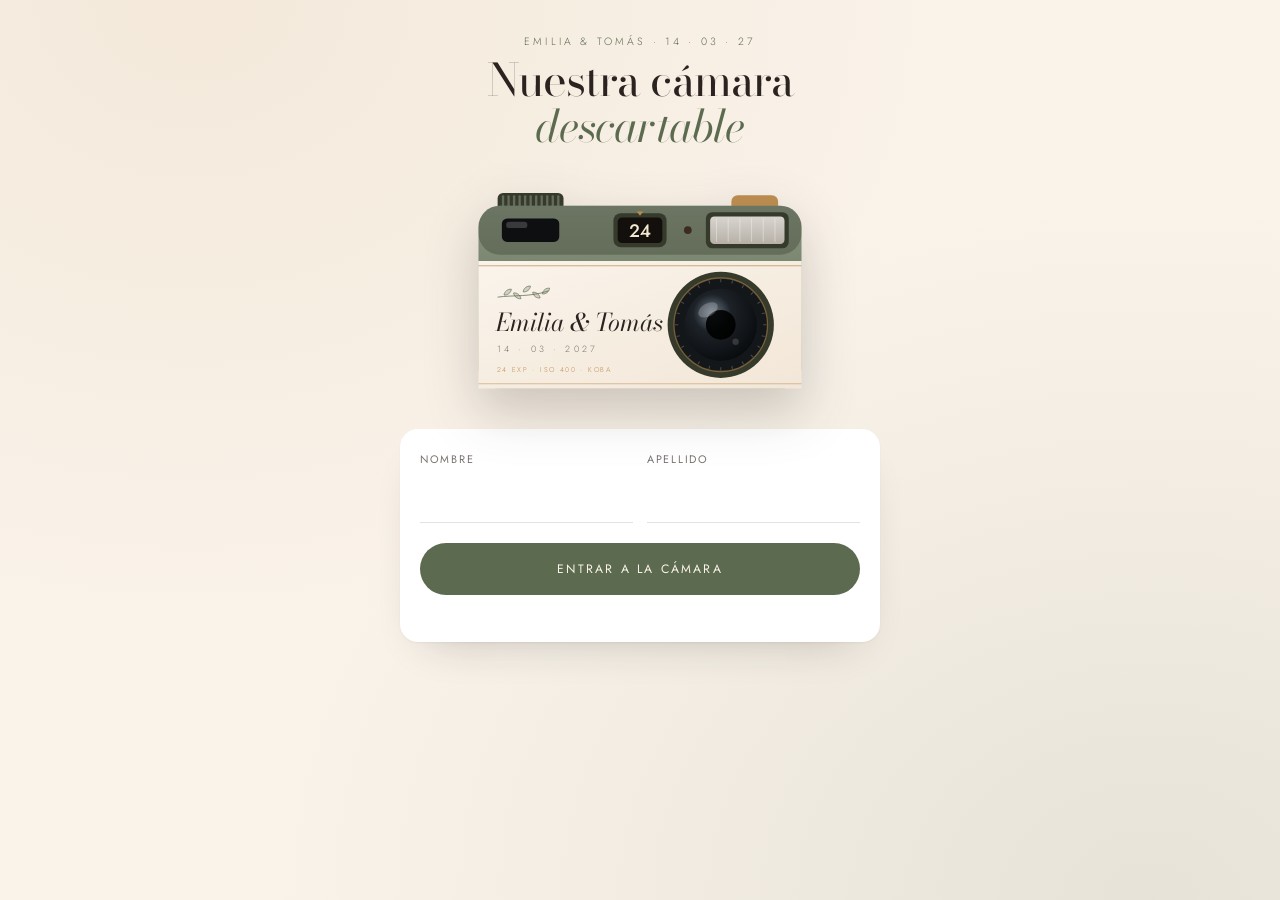
<file: index.html>
<!DOCTYPE html>
<html lang="es">
<head>
<meta charset="UTF-8">
<meta name="viewport" content="width=device-width, initial-scale=1, maximum-scale=1, user-scalable=no, viewport-fit=cover">
<title>Cámara descartable</title>
<meta name="robots" content="noindex">
<meta name="theme-color" content="#FAF3EA">
<meta name="apple-mobile-web-app-capable" content="yes">
<meta name="mobile-web-app-capable" content="yes">
<meta name="apple-mobile-web-app-status-bar-style" content="default">
<meta name="apple-mobile-web-app-title" content="Cámara" id="meta-titulo-app">
<!-- El manifiesto lo agrega js/boda.js (en iPhone no se usa: ver ahí) -->
<link rel="icon" href="assets/icono-192.png" type="image/png">
<link rel="apple-touch-icon" href="assets/icono-180.png">

<link rel="preconnect" href="https://fonts.googleapis.com">
<link rel="preconnect" href="https://fonts.gstatic.com" crossorigin>
<link href="https://fonts.googleapis.com/css2?family=Bodoni+Moda:ital,opsz,wght@0,6..96,400;0,6..96,500;1,6..96,400;1,6..96,500&family=Jost:wght@300;400;500&display=swap" rel="stylesheet">

<link rel="stylesheet" href="css/base.css?v=10">
<link rel="stylesheet" href="css/app.css?v=10">
</head>
<body>

<!-- Íconos de línea fina que usa toda la app -->
<svg width="0" height="0" style="position:absolute" aria-hidden="true">
  <symbol id="i-camara" viewBox="0 0 24 24"><path d="M3 8h4l2-3h6l2 3h4v12H3z"/><circle cx="12" cy="13.5" r="3.8"/></symbol>
  <symbol id="i-rollo" viewBox="0 0 24 24"><rect x="3" y="5" width="18" height="14" rx="1.5"/><path d="M3 8.5h18M3 15.5h18M6 5v3.5M9.5 5v3.5M13 5v3.5M16.5 5v3.5M6 15.5V19M9.5 15.5V19M13 15.5V19M16.5 15.5V19"/></symbol>
  <symbol id="i-album" viewBox="0 0 24 24"><rect x="3" y="3" width="8" height="8" rx="1"/><rect x="13" y="3" width="8" height="8" rx="1"/><rect x="3" y="13" width="8" height="8" rx="1"/><rect x="13" y="13" width="8" height="8" rx="1"/></symbol>
  <symbol id="i-cerrar" viewBox="0 0 24 24"><path d="M6 6l12 12M18 6L6 18"/></symbol>
  <symbol id="i-flash" viewBox="0 0 24 24"><path d="M13 2L5 13.5h6L10 22l8-11.5h-6z"/></symbol>
  <symbol id="i-flash-off" viewBox="0 0 24 24"><path d="M13 2L5 13.5h6L10 22l8-11.5h-6z"/><path d="M3 3l18 18"/></symbol>
  <symbol id="i-girar" viewBox="0 0 24 24"><path d="M4 12a8 8 0 0 1 13.7-5.6L20 8.7M20 4v4.7h-4.7M20 12a8 8 0 0 1-13.7 5.6L4 15.3M4 20v-4.7h4.7"/></symbol>
  <symbol id="i-galeria" viewBox="0 0 24 24"><rect x="3" y="4" width="18" height="16" rx="1.5"/><circle cx="8.5" cy="9.5" r="1.8"/><path d="M21 16l-5-5-8 9"/></symbol>
  <symbol id="i-candado" viewBox="0 0 24 24"><rect x="5" y="10.5" width="14" height="10" rx="1.5"/><path d="M8 10.5V7.5a4 4 0 0 1 8 0v3"/></symbol>
  <symbol id="i-descargar" viewBox="0 0 24 24"><path d="M12 4v11M7 10.5l5 5 5-5M5 20h14"/></symbol>
  <symbol id="i-mensaje" viewBox="0 0 24 24"><path d="M4 5h16v11H9l-5 4z"/></symbol>
  <symbol id="i-campana" viewBox="0 0 24 24"><path d="M6 16V11a6 6 0 0 1 12 0v5l1.5 2h-15z"/><path d="M10 20.5a2 2 0 0 0 4 0"/></symbol>
  <symbol id="i-compartir" viewBox="0 0 24 24"><path d="M12 15V3M8 7l4-4 4 4"/><path d="M5 11v9h14v-9"/></symbol>
  <symbol id="i-papelera" viewBox="0 0 24 24"><path d="M4 7h16M9 7V4.5h6V7M6.5 7l1 13h9l1-13M10 11v5.5M14 11v5.5"/></symbol>
  <symbol id="i-cambiar" viewBox="0 0 24 24"><path d="M4 9h13l-3.5-3.5M20 15H7l3.5 3.5"/></symbol>
  <symbol id="i-mas" viewBox="0 0 24 24"><rect x="4" y="4" width="16" height="16" rx="3"/><path d="M12 8.5v7M8.5 12h7"/></symbol>
</svg>

<div class="app" id="app">

  <!-- Barra superior -->
  <header class="topbar" id="topbar" hidden>
    <div class="topbar-titulo">
      <span class="topbar-nombres" id="tb-nombres"></span>
      <span class="topbar-fecha" id="tb-fecha"></span>
    </div>
    <button class="avatar" id="btn-perfil" type="button" aria-label="Tu perfil"></button>
  </header>

  <main class="pantallas">

    <!-- Cargando -->
    <section class="pantalla pantalla-centro" id="p-cargando">
      <span class="cargando"></span>
    </section>

    <!-- Error -->
    <section class="pantalla pantalla-centro" id="p-error" hidden>
      <p class="mensaje-grande" id="error-texto">No pudimos conectarnos.</p>
      <button class="btn btn-primary" type="button" id="btn-reintentar">Reintentar</button>
    </section>

    <!-- Bienvenida y registro -->
    <section class="pantalla pantalla-bienvenida" id="p-bienvenida" hidden>
      <p class="kicker" id="bv-kicker"></p>
      <h1 class="titulo-grande">Nuestra cámara<br><em>descartable</em></h1>
      <div class="descartable-lugar" data-descartable></div>
      <form class="form-registro" id="form-registro" novalidate>
        <div class="fila-2">
          <div class="campo">
            <label for="reg-nombre">Nombre</label>
            <input type="text" id="reg-nombre" autocomplete="given-name" maxlength="60" required>
          </div>
          <div class="campo">
            <label for="reg-apellido">Apellido</label>
            <input type="text" id="reg-apellido" autocomplete="family-name" maxlength="60" required>
          </div>
        </div>
        <button class="btn btn-primary btn-block" type="submit" id="btn-registro">Entrar a la cámara</button>
        <p class="feedback" id="reg-feedback" role="status" aria-live="polite"></p>
      </form>
      <p class="nota" id="bv-cerrada" hidden>La cámara está cerrada por ahora.</p>
    </section>

    <!-- Pestaña: Cámara -->
    <section class="pantalla pantalla-camara" id="p-camara" hidden>
      <div class="descartable-lugar" data-descartable></div>
      <div class="cam-estado">
        <p class="cam-estado-num"><span id="cam-quedan">24</span> <span class="cam-estado-txt" id="cam-quedan-txt">fotos en tu rollo</span></p>
        <p class="cam-estado-revela" id="cam-revela"></p>
      </div>
      <div class="cam-acciones">
        <button class="obturador-grande" type="button" id="btn-abrir" aria-label="Abrir la cámara">
          <span class="obturador-anillo"></span>
          <span class="obturador-texto">Abrir cámara</span>
        </button>
        <label class="link" for="input-galeria" id="btn-galeria">o subí una foto de tu galería</label>
      </div>
      <input type="file" id="input-galeria" accept="image/*" class="archivo-oculto">
      <input type="file" id="input-camara-nativa" accept="image/*" capture="environment" class="archivo-oculto">

      <div class="tarjeta-avisos" id="tarjeta-avisos" hidden>
        <span class="tarjeta-avisos-icono"><svg><use href="#i-campana"/></svg></span>
        <div class="tarjeta-avisos-texto">
          <p class="tarjeta-avisos-titulo" id="ta-titulo">¿Te avisamos cuando se revelen?</p>
          <p class="tarjeta-avisos-sub" id="ta-texto">Te llega una notificación al celular.</p>
        </div>
        <button class="btn btn-outline btn-chico" type="button" id="ta-boton">Avisarme</button>
      </div>
    </section>

    <!-- Pestaña: Mi rollo -->
    <section class="pantalla pantalla-rollo" id="p-rollo" hidden>
      <div class="rollo-cabecera">
        <h2>Tu rollo</h2>
        <p class="rollo-resumen" id="rollo-resumen"></p>
      </div>
      <div class="rollo-revelado" id="rollo-revelado"></div>
      <div class="pelicula">
        <div class="pelicula-cuadros" id="rollo-grid"></div>
        <p class="pelicula-vacia" id="rollo-vacio">Todavía no sacaste fotos.<br>La primera es la más difícil.</p>
      </div>
    </section>

    <!-- Pestaña: Álbum -->
    <section class="pantalla pantalla-album" id="p-album" hidden>
      <div class="rollo-cabecera">
        <h2>Álbum</h2>
        <p class="rollo-resumen" id="album-resumen"></p>
      </div>
      <div class="album-bloqueado" id="album-bloqueado">
        <span class="album-candado"><svg><use href="#i-candado"/></svg></span>
        <p class="mensaje-grande" id="album-bloqueado-titulo">El álbum es privado</p>
        <p class="nota" id="album-bloqueado-texto"></p>
      </div>
      <div id="album-abierto" hidden>
        <div class="chips" role="tablist">
          <button class="chip is-activo" type="button" data-filtro="todas" role="tab" aria-selected="true">Todas</button>
          <button class="chip" type="button" data-filtro="mias" role="tab" aria-selected="false">Mis fotos</button>
        </div>
        <div class="album-grid" id="album-grid"></div>
        <p class="nota" id="album-vacio" hidden>Todavía no hay fotos en el álbum.</p>
      </div>
    </section>
  </main>

  <!-- Pestañas -->
  <nav class="tabbar" id="tabbar" hidden>
    <button class="tab is-activa" type="button" data-tab="p-camara"><svg><use href="#i-camara"/></svg><span>Cámara</span></button>
    <button class="tab" type="button" data-tab="p-rollo"><svg><use href="#i-rollo"/></svg><span>Mi rollo</span><em class="tab-badge" id="tab-badge" hidden></em></button>
    <button class="tab" type="button" data-tab="p-album"><svg><use href="#i-album"/></svg><span>Álbum</span></button>
  </nav>
</div>

<!-- ===================== VISOR (cámara abierta) ===================== -->
<div class="visor" id="visor" hidden>
  <div class="visor-arriba">
    <button class="visor-btn" type="button" id="visor-cerrar" aria-label="Cerrar la cámara"><svg><use href="#i-cerrar"/></svg></button>
    <div class="contador" aria-live="polite" aria-label="Fotos que quedan">
      <span class="contador-ventana"><span class="contador-num" id="visor-num">24</span></span>
    </div>
    <button class="visor-btn" type="button" id="visor-flash" aria-label="Flash" aria-pressed="false"><svg><use href="#i-flash-off"/></svg></button>
  </div>
  <div class="visor-marco" id="visor-marco">
    <video id="visor-video" playsinline muted autoplay></video>
    <span class="visor-esquinas" aria-hidden="true"></span>
    <span class="visor-destello" id="visor-destello" aria-hidden="true"></span>
    <p class="visor-aviso" id="visor-aviso" hidden></p>
  </div>
  <div class="visor-abajo">
    <label class="visor-btn" for="input-galeria-visor" aria-label="Subir de la galería"><svg><use href="#i-galeria"/></svg></label>
    <input type="file" id="input-galeria-visor" accept="image/*" class="archivo-oculto">
    <button class="disparador" type="button" id="visor-disparar" aria-label="Sacar foto"><span></span></button>
    <button class="visor-btn" type="button" id="visor-girar" aria-label="Cambiar de cámara"><svg><use href="#i-girar"/></svg></button>
  </div>
  <button class="visor-chip" type="button" id="visor-chip" hidden><svg><use href="#i-mensaje"/></svg><span id="visor-chip-texto"></span></button>
</div>

<!-- ===================== CARRUSEL (fotos a pantalla completa) ===================== -->
<div class="carrusel" id="carrusel" hidden role="dialog" aria-modal="true" aria-labelledby="car-titulo">
  <div class="carrusel-arriba">
    <button class="visor-btn" type="button" id="car-cerrar" aria-label="Cerrar"><svg><use href="#i-cerrar"/></svg></button>
    <div class="carrusel-titulo"><span id="car-titulo"></span><em id="car-sub"></em></div>
    <span class="carrusel-cuenta" id="car-cuenta"></span>
  </div>
  <div class="carrusel-pista" id="car-pista"></div>
  <div class="carrusel-abajo">
    <p class="carrusel-comentario" id="car-comentario" hidden></p>
    <div class="carrusel-acciones">
      <button class="car-accion" type="button" id="car-mensaje"><svg><use href="#i-mensaje"/></svg>Mensaje</button>
      <button class="car-accion" type="button" id="car-guardar"><svg><use href="#i-descargar"/></svg>Guardar</button>
      <label class="car-accion" for="input-reemplazo" id="car-reemplazar"><svg><use href="#i-cambiar"/></svg>Reemplazar</label>
      <button class="car-accion" type="button" id="car-borrar"><svg><use href="#i-papelera"/></svg><span>Borrar</span></button>
    </div>
  </div>
</div>

<!-- ===================== HOJAS ===================== -->
<div class="hoja" id="h-perfil" hidden>
  <div class="hoja-panel" role="dialog" aria-modal="true" aria-labelledby="perfil-nombre">
    <span class="hoja-asa"></span>
    <div class="perfil-cabeza">
      <span class="avatar avatar-grande" id="perfil-avatar"></span>
      <p class="hoja-titulo" id="perfil-nombre"></p>
      <p class="perfil-modo" id="perfil-modo" hidden>Modo demostración · las fotos quedan solo en este celular</p>
    </div>
    <div class="lista">
      <button class="lista-item" type="button" id="btn-enlace">
        <svg><use href="#i-compartir"/></svg><span><strong>Guardar mi enlace personal</strong><em>Para volver a entrar desde otro celular</em></span>
      </button>
      <button class="lista-item" type="button" id="btn-instalar" hidden>
        <svg><use href="#i-mas"/></svg><span><strong>Instalar la app</strong>Tenela en tu pantalla de inicio</span>
      </button>
      <button class="lista-item" type="button" id="btn-avisos">
        <svg><use href="#i-campana"/></svg><span><strong>Avisos</strong><em id="avisos-estado">Te avisamos cuando se revelen</em></span>
      </button>
      <label class="lista-item" for="sw-sonido">
        <svg><use href="#i-camara"/></svg><span><strong>Sonido de la cámara</strong></span>
        <input type="checkbox" class="interruptor" id="sw-sonido" checked>
      </label>
    </div>
    <button class="link link-chico" type="button" id="btn-salir">Salir de esta cámara</button>
  </div>
</div>

<div class="hoja" id="h-mensaje" hidden>
  <div class="hoja-panel" role="dialog" aria-modal="true" aria-labelledby="mensaje-titulo">
    <span class="hoja-asa"></span>
    <p class="hoja-titulo" id="mensaje-titulo">Un mensaje para los novios</p>
    <p class="lista-texto" id="mensaje-sub"></p>
    <div class="campo">
      <label for="mensaje-texto">Mensaje (opcional)</label>
      <textarea id="mensaje-texto" maxlength="280" rows="3" placeholder="Unas palabras que acompañen la foto"></textarea>
    </div>
    <button class="btn btn-primary btn-block" type="button" id="mensaje-guardar">Guardar mensaje</button>
  </div>
</div>

<div class="hoja" id="h-foto" hidden>
  <div class="hoja-panel hoja-foto" role="dialog" aria-modal="true" aria-labelledby="foto-titulo">
    <span class="hoja-asa"></span>
    <div class="hoja-cabeza">
      <p class="hoja-titulo" id="foto-titulo"></p>
      <button class="icono-btn" type="button" data-cerrar aria-label="Cerrar"><svg><use href="#i-cerrar"/></svg></button>
    </div>
    <figure class="foto-grande" id="foto-figura">
      <img id="foto-img" alt="">
      <div class="negativo-grande" id="foto-negativo" hidden><span id="foto-negativo-num"></span><em>En revelado</em></div>
    </figure>
    <p class="foto-autor" id="foto-autor" hidden></p>
    <p class="foto-comentario" id="foto-comentario-ver" hidden></p>
    <div class="campo" id="foto-campo-comentario">
      <label for="foto-comentario">Mensaje</label>
      <textarea id="foto-comentario" maxlength="280" rows="2" placeholder="Opcional"></textarea>
    </div>
    <button class="link link-chico" type="button" id="foto-guardar-comentario" hidden>Guardar mensaje</button>
    <div class="fila-botones-3" id="foto-acciones">
      <button class="btn btn-ghost" type="button" id="foto-descargar"><svg class="btn-icono"><use href="#i-descargar"/></svg>Guardar</button>
      <label class="btn btn-outline" for="input-reemplazo" id="foto-reemplazar">Reemplazar</label>
      <input type="file" id="input-reemplazo" accept="image/*" class="archivo-oculto">
      <button class="btn btn-danger" type="button" id="foto-borrar">Borrar</button>
    </div>
  </div>
</div>

<div class="hoja" id="h-instalar" hidden>
  <div class="hoja-panel" role="dialog" aria-modal="true" aria-labelledby="instalar-titulo">
    <span class="hoja-asa"></span>
    <p class="hoja-titulo" id="instalar-titulo">Tené la cámara a mano</p>
    <ol class="pasos">
      <li>Tocá <svg class="paso-icono"><use href="#i-compartir"/></svg> <strong>Compartir</strong> abajo en Safari.</li>
      <li>Elegí <svg class="paso-icono"><use href="#i-mas"/></svg> <strong>Agregar a inicio</strong>.</li>
      <li>Abrí la cámara desde el ícono nuevo: ya entra con tu nombre.</li>
    </ol>
    <p class="lista-texto">Así te podemos avisar cuando se revelen las fotos. Después abrí la cámara desde el ícono y activá los avisos.</p>
    <button class="btn btn-primary btn-block" type="button" id="instalar-entendido" data-cerrar>Entendido</button>
  </div>
</div>

<!-- Ventanita de confirmación (borrar, salir) -->
<div class="confirmar" id="confirmar" hidden>
  <div class="confirmar-caja" role="alertdialog" aria-modal="true" aria-labelledby="confirmar-titulo" aria-describedby="confirmar-texto">
    <p class="confirmar-titulo" id="confirmar-titulo"></p>
    <p class="confirmar-texto" id="confirmar-texto"></p>
    <div class="confirmar-botones">
      <button type="button" class="confirmar-btn" id="confirmar-no">Cancelar</button>
      <button type="button" class="confirmar-btn confirmar-si" id="confirmar-si"></button>
    </div>
  </div>
</div>

<div class="toast" id="toast" role="status" aria-live="polite"></div>

<script src="js/boda.js?v=10"></script>
<script src="js/firebase-config.js?v=10" defer></script>
<script src="js/avisos.js?v=10" defer></script>
<script src="js/api.js?v=10" defer></script>
<script src="js/api-demo.js?v=10" defer></script>
<script src="js/imagenes.js?v=10" defer></script>
<script src="js/sonidos.js?v=10" defer></script>
<script src="js/descartable.js?v=10" defer></script>
<script src="js/visor.js?v=10" defer></script>
<script src="js/app.js?v=10" defer></script>
</body>
</html>
</file>
<file: css/base.css>
/* ============================================================
   BASE — colores, tipografías, botones y campos.
   Los colores se reemplazan con los de cada boda (bodas/<boda>.js).
   ============================================================ */
:root {
  --color-bg: #FAF3EA;
  --color-ink: #2B2320;
  --color-primary: #5C6B4F;
  --color-accent: #B98B4E;
  --color-blush: #D9A6A0;
  --color-surface: #FFFFFF;

  --color-line: color-mix(in srgb, var(--color-ink) 13%, transparent);
  --color-muted: color-mix(in srgb, var(--color-ink) 62%, var(--color-bg));
  --color-soft: color-mix(in srgb, var(--color-primary) 9%, var(--color-bg));
  --color-deep: color-mix(in srgb, var(--color-primary) 70%, #000);
  --color-gold-soft: color-mix(in srgb, var(--color-accent) 45%, transparent);
  --color-error: #a4453a;

  --font-display: "Bodoni Moda", "Didot", "Times New Roman", serif;
  --font-body: "Jost", "Futura", system-ui, sans-serif;

  --ease-soft: cubic-bezier(.22,.61,.36,1);
  --ease-out: cubic-bezier(.16,1,.3,1);
  --shadow-card: 0 1px 2px rgba(43,35,32,.05), 0 20px 44px -28px rgba(43,35,32,.32);
  --safe-top: env(safe-area-inset-top, 0px);
  --safe-bottom: env(safe-area-inset-bottom, 0px);
}

* { box-sizing: border-box; -webkit-tap-highlight-color: transparent; }
html { -webkit-text-size-adjust: 100%; overflow-x: clip; }
body {
  margin: 0;
  background: var(--color-bg);
  color: var(--color-ink);
  font-family: var(--font-body);
  font-weight: 300;
  font-size: 1rem;
  line-height: 1.6;
  -webkit-font-smoothing: antialiased;
  overflow-x: clip;
}
img { max-width: 100%; display: block; }
a { color: inherit; }
button { font-family: inherit; color: inherit; cursor: pointer; }
h1, h2, h3 { font-family: var(--font-display); font-weight: 400; margin: 0; }
[hidden] { display: none !important; }

@media (prefers-reduced-motion: reduce) {
  *, *::before, *::after { animation-duration: .001ms !important; transition-duration: .001ms !important; }
}

/* ---------- Botones ---------- */
.btn {
  display: inline-flex;
  align-items: center;
  justify-content: center;
  gap: 10px;
  min-height: 52px;
  padding: 0 28px;
  font-size: .76rem;
  font-weight: 400;
  letter-spacing: .18em;
  text-transform: uppercase;
  border-radius: 100px;
  border: 1px solid transparent;
  text-decoration: none;
  transition: background .3s, color .3s, border-color .3s, transform .3s var(--ease-out), opacity .3s;
  user-select: none;
}
.btn:active { transform: scale(.97); }
.btn:disabled, .btn.is-disabled { opacity: .45; pointer-events: none; }
.btn-primary { background: var(--color-primary); color: var(--color-bg); }
.btn-outline { background: transparent; border-color: var(--color-primary); color: var(--color-primary); }
.btn-ghost { background: transparent; border-color: var(--color-line); color: var(--color-ink); }
.btn-danger { background: transparent; border-color: color-mix(in srgb, var(--color-error) 40%, transparent); color: var(--color-error); }
.btn-danger.is-confirmando { background: var(--color-error); color: #fff; }
.btn-block { width: 100%; }

/* ---------- Campos ---------- */
.campo { margin-bottom: 20px; }
.campo label {
  display: block;
  margin-bottom: 6px;
  font-size: .68rem;
  font-weight: 400;
  letter-spacing: .16em;
  text-transform: uppercase;
  color: var(--color-muted);
}
input, textarea {
  width: 100%;
  font-family: inherit;
  font-size: 1rem;
  font-weight: 300;
  padding: 12px 2px;
  border: none;
  border-bottom: 1px solid var(--color-line);
  border-radius: 0;
  background: transparent;
  color: var(--color-ink);
  transition: border-color .3s;
}
textarea { resize: none; }
input:focus, textarea:focus { outline: none; border-bottom-color: var(--color-primary); }
::placeholder { color: color-mix(in srgb, var(--color-ink) 35%, transparent); }

:focus-visible { outline: 2px solid var(--color-accent); outline-offset: 3px; }

@keyframes entra { from { opacity: 0; transform: translateY(10px); } }
@keyframes gira { to { transform: rotate(360deg); } }
</file>
<file: css/app.css>
/* ============================================================
   APP — cámara descartable
   ============================================================ */
:root {
  --alto-topbar: 58px;
  --alto-tabbar: 64px;
}

/* Como una app: sin zoom con doble toque ni pellizco, y la página no se
   mueve; solo se desliza adentro de cada pantalla cuando hace falta */
html { touch-action: manipulation; }
html, body { height: 100%; overflow: hidden; overscroll-behavior: none; }
body.sin-scroll { overflow: hidden; }

body {
  min-height: 100dvh;
  background:
    radial-gradient(ellipse at 15% 0%, color-mix(in srgb, var(--color-accent) 10%, transparent), transparent 50%),
    radial-gradient(ellipse at 90% 100%, color-mix(in srgb, var(--color-primary) 12%, transparent), transparent 55%),
    var(--color-bg);
  background-attachment: fixed;
}

.app {
  max-width: 520px;
  height: 100dvh;
  margin: 0 auto;
  display: flex;
  flex-direction: column;
}

/* ---------- Barra superior ---------- */
.topbar {
  position: relative;
  flex: none;
  z-index: 20;
  display: flex;
  align-items: center;
  justify-content: space-between;
  min-height: calc(var(--alto-topbar) + var(--safe-top));
  padding: var(--safe-top) 18px 0;
  background: color-mix(in srgb, var(--color-bg) 82%, transparent);
  backdrop-filter: blur(14px) saturate(1.3);
  -webkit-backdrop-filter: blur(14px) saturate(1.3);
  border-bottom: 1px solid var(--color-line);
}
.topbar-titulo { display: flex; flex-direction: column; line-height: 1.15; }
.topbar-nombres { font-family: var(--font-display); font-style: italic; font-size: 1.2rem; }
.topbar-fecha { font-size: .62rem; letter-spacing: .26em; color: var(--color-muted); }
.avatar {
  width: 38px; height: 38px;
  border-radius: 50%;
  border: none;
  background: var(--color-primary);
  color: var(--color-bg);
  font-size: .82rem;
  font-weight: 400;
  letter-spacing: .04em;
  display: inline-flex;
  align-items: center;
  justify-content: center;
  box-shadow: 0 0 0 2px var(--color-bg), 0 0 0 3px var(--color-gold-soft);
}
.avatar-grande { width: 64px; height: 64px; font-size: 1.3rem; }

/* ---------- Pantallas ---------- */
.pantallas { flex: 1; min-height: 0; position: relative; }
.pantalla {
  position: absolute;
  inset: 0;
  overflow-y: auto;
  overscroll-behavior: contain;
  -webkit-overflow-scrolling: touch;
  padding: 22px 20px 28px;
  animation: entra .45s var(--ease-out);
}
.pantalla-centro {
  display: flex;
  flex-direction: column;
  align-items: center;
  justify-content: center;
  gap: 22px;
  text-align: center;
}
.cargando {
  width: 36px; height: 36px;
  border-radius: 50%;
  border: 1.5px solid var(--color-gold-soft);
  border-top-color: var(--color-primary);
  animation: gira 1s linear infinite;
}
.mensaje-grande { font-family: var(--font-display); font-style: italic; font-size: 1.5rem; line-height: 1.3; margin: 0; }
.nota { color: var(--color-muted); font-size: .86rem; text-align: center; margin: 10px 0 0; }
.feedback { min-height: 1.3em; margin: 12px 0 0; text-align: center; font-size: .86rem; color: var(--color-error); }
.kicker { margin: 0 0 6px; font-size: .66rem; letter-spacing: .3em; text-transform: uppercase; color: var(--color-primary); text-align: center; }
.link {
  display: inline-block;
  background: none;
  border: none;
  padding: 6px;
  font-size: .9rem;
  color: var(--color-primary);
  text-decoration: underline;
  text-underline-offset: 3px;
  cursor: pointer;
}
.link-chico { font-size: .82rem; color: var(--color-muted); }
.link.is-disabled { opacity: .4; pointer-events: none; }
.archivo-oculto { position: absolute; width: 1px; height: 1px; opacity: 0; pointer-events: none; }
.fila-2 { display: grid; grid-template-columns: 1fr 1fr; gap: 14px; }

/* ---------- Bienvenida ---------- */
.pantalla-bienvenida { padding-top: calc(var(--safe-top) + 34px); text-align: center; }
.pantalla-bienvenida .descartable-lugar { margin: 26px auto 30px; }
.titulo-grande { font-size: clamp(2.2rem, 10vw, 2.8rem); line-height: 1.04; letter-spacing: -.02em; }
.titulo-grande em { color: var(--color-primary); }
.bajada { margin: 12px auto 26px; max-width: 32ch; color: var(--color-muted); font-size: .95rem; }
.form-registro {
  text-align: left;
  background: var(--color-surface);
  border-radius: 18px;
  padding: 22px 20px 18px;
  box-shadow: var(--shadow-card);
}

/* ---------- La cámara dibujada ---------- */
.descartable-lugar { width: min(84vw, 340px); margin: 6px auto 0; }
.descartable {
  --d-cuerpo: var(--color-primary);
  --d-cuerpo-claro: color-mix(in srgb, var(--color-primary) 72%, #fff);
  --d-oscuro: color-mix(in srgb, var(--color-primary) 45%, #15110e);
  --d-papel: color-mix(in srgb, var(--color-bg) 92%, #fff);
  --d-papel-sombra: color-mix(in srgb, var(--color-bg) 88%, var(--color-accent));
  --d-flash-1: #d9d5cf;
  --d-flash-2: #b6b0a7;
  filter: drop-shadow(0 22px 26px rgba(43,35,32,.22));
  transition: transform .6s var(--ease-out);
}
.d-svg { width: 100%; height: auto; display: block; overflow: visible; }
.d-nombres { font-family: var(--font-display); font-style: italic; font-size: 23px; fill: var(--color-ink); }
.d-fecha { font-family: var(--font-body); font-size: 8.5px; letter-spacing: 3px; fill: var(--color-muted); }
.d-exp { font-family: var(--font-body); font-size: 6.6px; letter-spacing: 1.6px; fill: var(--color-accent); }
.d-num {
  font-family: var(--font-body);
  font-weight: 500;
  font-size: 17px;
  fill: #f3e7cf;
  font-variant-numeric: tabular-nums;
  transform-box: fill-box;
  transform-origin: center;
}
.d-num.rueda { animation: rueda .7s var(--ease-out); }
@keyframes rueda { from { transform: translateY(-22px); opacity: 0; } 60% { opacity: 1; } }
.d-led { fill: #3b2b23; transition: fill .3s; }
.d-flash-halo { opacity: 0; transition: opacity .5s; }
.d-iris { transform-box: fill-box; transform-origin: center; transition: transform .8s var(--ease-out); }
.d-disparador { transition: transform .15s; transform-box: fill-box; transform-origin: center bottom; }

.descartable[data-estado="cargando"] { --d-flash-1: #fff6d6; --d-flash-2: #f2d896; }
.descartable[data-estado="cargando"] .d-led { animation: led .35s steps(2) infinite; }
.descartable[data-estado="cargando"] .d-flash-halo { opacity: .7; }
.descartable[data-estado="lista"] { --d-flash-1: #fffdf2; --d-flash-2: #ffe7a3; }
.descartable[data-estado="lista"] .d-led { fill: #7ee08a; filter: drop-shadow(0 0 3px #7ee08a); }
.descartable[data-estado="lista"] .d-flash-halo { opacity: 1; }
.descartable[data-estado="lista"] .d-iris,
.descartable[data-estado="cargando"] .d-iris { transform: scale(.45); }
.descartable[data-estado="lista"] .d-disparador { transform: scaleY(.6); }
.descartable[data-estado="lista"] { transform: translateY(-4px) scale(1.02); }
@keyframes led { 0% { fill: #ff9a3c; } 100% { fill: #3b2b23; } }

/* ---------- Pestaña Cámara ---------- */
.pantalla-camara {
  display: flex;
  flex-direction: column;
  align-items: center;
  justify-content: space-evenly;
  gap: 10px;
  padding-top: 12px;
  padding-bottom: 16px;
  text-align: center;
}
.pantalla-camara .descartable-lugar { width: min(80vw, 330px, calc(30dvh * 1.52)); margin: 0 auto; }
.cam-estado { margin: 0; }
.cam-acciones { display: flex; flex-direction: column; align-items: center; gap: 4px; }
.cam-estado-num { margin: 0; font-family: var(--font-display); font-size: 2.6rem; line-height: 1; }
.cam-estado-num #cam-quedan { color: var(--color-primary); }
.cam-estado-txt { display: block; margin-top: 6px; font-family: var(--font-body); font-size: .76rem; letter-spacing: .2em; text-transform: uppercase; color: var(--color-muted); }
.cam-estado-revela { margin: 12px 0 0; font-size: .86rem; color: var(--color-muted); }
.cam-estado-revela strong { font-weight: 400; color: var(--color-ink); }

.obturador-grande {
  display: flex;
  flex-direction: column;
  align-items: center;
  gap: 12px;
  background: none;
  border: none;
  padding: 0;
}
.obturador-anillo {
  position: relative;
  width: 84px; height: 84px;
  border-radius: 50%;
  border: 2px solid var(--color-primary);
  transition: transform .2s var(--ease-out);
}
.obturador-anillo::after {
  content: "";
  position: absolute;
  inset: 7px;
  border-radius: 50%;
  background: var(--color-primary);
  box-shadow: inset 0 -6px 12px rgba(0,0,0,.18);
}
.obturador-grande:active .obturador-anillo { transform: scale(.92); }
.obturador-texto { font-size: .74rem; letter-spacing: .22em; text-transform: uppercase; color: var(--color-primary); }
.obturador-grande:disabled { opacity: .4; }

/* ---------- Visor ---------- */
.visor {
  position: fixed;
  inset: 0;
  z-index: 100;
  display: flex;
  flex-direction: column;
  background: #0c0b0a;
  color: #f3ece0;
  padding: var(--safe-top) 0 var(--safe-bottom);
  animation: visorEntra .45s var(--ease-out);
}
@keyframes visorEntra { from { opacity: 0; transform: scale(1.04); } }
.visor-arriba, .visor-abajo {
  display: flex;
  align-items: center;
  justify-content: space-between;
  padding: 14px 22px;
}
.visor-abajo { padding: 18px 34px 26px; }
.visor-btn {
  width: 46px; height: 46px;
  display: inline-flex;
  align-items: center;
  justify-content: center;
  border-radius: 50%;
  border: none;
  background: rgba(255,255,255,.1);
  color: #f3ece0;
  cursor: pointer;
}
.visor-btn svg, .tab svg, .lista-item > svg, .icono-btn svg, .album-candado svg, .btn-icono, .visor-chip svg, .paso-icono {
  fill: none;
  stroke: currentColor;
  stroke-width: 1.4;
  stroke-linecap: round;
  stroke-linejoin: round;
}
.visor-btn svg { width: 22px; height: 22px; }
.visor-btn[aria-pressed="true"] { background: #ffe7a3; color: #2a2017; }
.visor-btn[aria-pressed="true"] svg { fill: currentColor; }

.contador { display: flex; flex-direction: column; align-items: center; }
.contador-ventana {
  min-width: 64px;
  height: 40px;
  padding: 0 12px;
  border-radius: 10px;
  background: #1c1714;
  box-shadow: inset 0 0 0 2px #2c2420, inset 0 4px 10px rgba(0,0,0,.6);
  display: flex;
  align-items: center;
  justify-content: center;
  overflow: hidden;
}
.contador-num { font-size: 1.45rem; font-weight: 500; color: #f3e2bd; font-variant-numeric: tabular-nums; }
.contador-num.rueda { animation: ruedaHtml .7s var(--ease-out); }
@keyframes ruedaHtml { from { transform: translateY(-110%); opacity: .2; } }

.visor-marco {
  position: relative;
  flex: 1;
  display: flex;
  align-items: center;
  justify-content: center;
  padding: 0 14px;
  min-height: 0;
}
.visor-marco video {
  width: min(100%, calc((100dvh - 230px) * .75));
  aspect-ratio: 3 / 4;
  object-fit: cover;
  border-radius: 16px;
  background: #1a1715;
}
.visor-marco video.es-frontal { transform: scaleX(-1); }
.visor-esquinas {
  position: absolute;
  width: min(calc(100% - 28px), calc((100dvh - 230px) * .75));
  aspect-ratio: 3 / 4;
  pointer-events: none;
  background:
    linear-gradient(#f3ece0, #f3ece0) left 14px top 14px / 22px 1.5px,
    linear-gradient(#f3ece0, #f3ece0) left 14px top 14px / 1.5px 22px,
    linear-gradient(#f3ece0, #f3ece0) right 14px top 14px / 22px 1.5px,
    linear-gradient(#f3ece0, #f3ece0) right 14px top 14px / 1.5px 22px,
    linear-gradient(#f3ece0, #f3ece0) left 14px bottom 14px / 22px 1.5px,
    linear-gradient(#f3ece0, #f3ece0) left 14px bottom 14px / 1.5px 22px,
    linear-gradient(#f3ece0, #f3ece0) right 14px bottom 14px / 22px 1.5px,
    linear-gradient(#f3ece0, #f3ece0) right 14px bottom 14px / 1.5px 22px;
  background-repeat: no-repeat;
  opacity: .7;
}
.visor-destello { position: fixed; inset: 0; background: #fff; opacity: 0; pointer-events: none; z-index: 5; }
.visor-destello.disparo { animation: destello .55s ease-out; }
@keyframes destello { 0% { opacity: .95; } 100% { opacity: 0; } }
.visor-aviso {
  position: absolute;
  max-width: 300px;
  margin: 0;
  padding: 18px 20px;
  border-radius: 14px;
  background: rgba(20,17,15,.88);
  text-align: center;
  font-size: .9rem;
  line-height: 1.5;
}

.disparador {
  width: 82px; height: 82px;
  border-radius: 50%;
  border: 3px solid #f3ece0;
  background: transparent;
  padding: 5px;
}
.disparador span {
  display: block;
  width: 100%; height: 100%;
  border-radius: 50%;
  background: #f3ece0;
  transition: transform .12s, background .2s;
}
.disparador:active span { transform: scale(.86); background: #d8cfbf; }
.disparador:disabled { opacity: .35; }

.visor-chip {
  position: absolute;
  left: 50%;
  bottom: calc(var(--safe-bottom) + 132px);
  transform: translateX(-50%);
  display: inline-flex;
  align-items: center;
  gap: 8px;
  padding: 10px 16px;
  border-radius: 100px;
  border: none;
  background: rgba(243,236,224,.94);
  color: #2a2017;
  font-size: .82rem;
  white-space: nowrap;
  animation: entra .4s var(--ease-out);
}
.visor-chip svg { width: 16px; height: 16px; }

/* ---------- Mi rollo ---------- */
.rollo-cabecera { display: flex; align-items: baseline; justify-content: space-between; margin-bottom: 14px; }
.rollo-cabecera h2 { font-size: 2rem; font-style: italic; }
.rollo-resumen { margin: 0; font-size: .7rem; letter-spacing: .2em; text-transform: uppercase; color: var(--color-muted); }

.rollo-revelado {
  margin-bottom: 18px;
  padding: 18px 20px;
  border-radius: 16px;
  background: var(--color-surface);
  box-shadow: var(--shadow-card);
}
.rollo-revelado:empty { display: none; }
.revelado-titulo { margin: 0; font-family: var(--font-display); font-style: italic; font-size: 1.3rem; }
.revelado-cuenta { margin: 4px 0 0; font-size: .88rem; color: var(--color-muted); }
.revelado-cuenta strong { font-weight: 400; color: var(--color-primary); }

.pelicula {
  position: relative;
  padding: 26px 10px;
  border-radius: 6px;
  background: #241e1a;
}
.pelicula::before, .pelicula::after {
  content: "";
  position: absolute;
  left: 8px; right: 8px;
  height: 8px;
  background: repeating-linear-gradient(90deg, transparent 0 7px, rgba(250,243,234,.85) 7px 15px, transparent 15px 22px);
  border-radius: 1px;
}
.pelicula::before { top: 9px; }
.pelicula::after { bottom: 9px; }
.pelicula-cuadros { display: grid; grid-template-columns: repeat(3, 1fr); gap: 6px; }
.pelicula-cuadros:empty { display: none; }
.pelicula-vacia { margin: 0; padding: 24px 10px; text-align: center; color: rgba(250,243,234,.7); font-family: var(--font-display); font-style: italic; line-height: 1.5; }

.cuadro {
  position: relative;
  aspect-ratio: 3 / 4;
  padding: 0;
  border: none;
  border-radius: 3px;
  overflow: hidden;
  cursor: pointer;
  background: #3a302a;
  animation: entra .4s var(--ease-out);
}
.cuadro img { width: 100%; height: 100%; object-fit: cover; }
/* Negativo sin revelar */
.cuadro.es-negativo, .negativo-grande {
  background:
    radial-gradient(ellipse at 30% 25%, rgba(255,190,120,.35), transparent 60%),
    repeating-linear-gradient(180deg, rgba(0,0,0,.05) 0 2px, transparent 2px 4px),
    linear-gradient(160deg, #5e2a10, #a8561f 55%, #6b3214);
}
.cuadro-num {
  position: absolute;
  left: 6px; bottom: 4px;
  font-size: .62rem;
  font-weight: 500;
  letter-spacing: .08em;
  color: #f1a24c;
  text-shadow: 0 1px 2px rgba(0,0,0,.5);
}
.cuadro-etiqueta {
  position: absolute;
  inset: 0;
  display: flex;
  align-items: center;
  justify-content: center;
  padding: 8px;
  text-align: center;
  font-size: .58rem;
  letter-spacing: .18em;
  text-transform: uppercase;
  color: rgba(255,236,210,.82);
}
.cuadro-nota {
  position: absolute;
  right: 6px; bottom: 6px;
  width: 7px; height: 7px;
  border-radius: 50%;
  background: #f3e7cf;
  box-shadow: 0 0 0 2px rgba(0,0,0,.25);
}
.cuadro.is-subiendo { animation: entra .4s var(--ease-out), latido 1.4s ease-in-out infinite; }
@keyframes latido { 50% { filter: brightness(1.3); } }
.cuadro.is-error { outline: 2px solid var(--color-error); outline-offset: -2px; }
.cuadro.is-error .cuadro-etiqueta { background: rgba(110,30,20,.55); color: #fff; }

/* ---------- Álbum ---------- */
.album-bloqueado { display: flex; flex-direction: column; align-items: center; gap: 14px; padding: 50px 10px; text-align: center; }
.album-candado {
  width: 76px; height: 76px;
  border-radius: 50%;
  display: inline-flex;
  align-items: center;
  justify-content: center;
  background: var(--color-surface);
  box-shadow: var(--shadow-card);
  color: var(--color-primary);
}
.album-candado svg { width: 30px; height: 30px; }

.chips { display: flex; gap: 8px; margin-bottom: 16px; }
.chip {
  padding: 9px 16px;
  border-radius: 100px;
  border: 1px solid var(--color-line);
  background: transparent;
  font-size: .82rem;
}
.chip.is-activo { background: var(--color-ink); border-color: var(--color-ink); color: var(--color-bg); }
.album-grid { display: grid; grid-template-columns: 1fr 1fr; gap: 10px; }
.album-item {
  position: relative;
  aspect-ratio: 4 / 5;
  padding: 0;
  border: none;
  border-radius: 16px;
  overflow: hidden;
  background: var(--color-soft);
  cursor: pointer;
}
.album-item img { width: 100%; height: 100%; object-fit: cover; opacity: 0; transition: opacity .5s; }
.album-item img.cargada { opacity: 1; }
.album-item-autor {
  position: absolute;
  left: 0; right: 0; bottom: 0;
  padding: 22px 10px 8px;
  font-size: .72rem;
  color: #fff;
  text-align: left;
  background: linear-gradient(transparent, rgba(0,0,0,.55));
}

/* ---------- Pestañas ---------- */
.tabbar {
  position: relative;
  flex: none;
  z-index: 30;
  width: 100%;
  display: grid;
  grid-template-columns: repeat(3, 1fr);
  height: calc(var(--alto-tabbar) + var(--safe-bottom));
  padding-bottom: var(--safe-bottom);
  background: color-mix(in srgb, var(--color-bg) 86%, transparent);
  backdrop-filter: blur(16px) saturate(1.3);
  -webkit-backdrop-filter: blur(16px) saturate(1.3);
  border-top: 1px solid var(--color-line);
}
.tab {
  position: relative;
  display: flex;
  flex-direction: column;
  align-items: center;
  justify-content: center;
  gap: 4px;
  border: none;
  background: none;
  color: var(--color-muted);
  font-size: .66rem;
  letter-spacing: .08em;
}
.tab svg { width: 24px; height: 24px; }
.tab.is-activa { color: var(--color-primary); }
.tab.is-activa::before {
  content: "";
  position: absolute;
  top: 0;
  width: 26px; height: 2px;
  border-radius: 2px;
  background: var(--color-primary);
}
.tab-badge {
  position: absolute;
  top: 8px;
  left: calc(50% + 8px);
  min-width: 18px;
  height: 18px;
  padding: 0 5px;
  border-radius: 9px;
  background: var(--color-accent);
  color: #fff;
  font-size: .62rem;
  font-style: normal;
  line-height: 18px;
}

/* ---------- Hojas ---------- */
.hoja {
  position: fixed;
  inset: 0;
  z-index: 200;
  display: flex;
  align-items: flex-end;
  justify-content: center;
  background: rgba(30,24,20,.5);
  animation: fondo .3s ease;
}
@keyframes fondo { from { opacity: 0; } }
.hoja-panel {
  width: 100%;
  max-width: 520px;
  max-height: 92dvh;
  overflow-y: auto;
  overscroll-behavior: contain;
  padding: 10px 20px calc(24px + var(--safe-bottom));
  border-radius: 22px 22px 0 0;
  background: var(--color-bg);
  animation: sube .45s var(--ease-out);
}
@keyframes sube { from { transform: translateY(60px); opacity: 0; } }
.hoja-asa { display: block; width: 40px; height: 4px; margin: 0 auto 14px; border-radius: 4px; background: var(--color-line); }
.hoja-cabeza { display: flex; align-items: center; justify-content: space-between; margin-bottom: 12px; }
.hoja-titulo { margin: 0 0 12px; font-family: var(--font-display); font-style: italic; font-size: 1.5rem; line-height: 1.2; }
.hoja-cabeza .hoja-titulo { margin: 0; }
.icono-btn { width: 40px; height: 40px; border: none; border-radius: 50%; background: var(--color-soft); display: inline-flex; align-items: center; justify-content: center; }
.icono-btn svg { width: 18px; height: 18px; }

.perfil-cabeza { display: flex; flex-direction: column; align-items: center; gap: 10px; margin: 6px 0 18px; }
.lista { display: flex; flex-direction: column; gap: 10px; margin-bottom: 18px; }
.lista-item {
  display: flex;
  align-items: center;
  gap: 14px;
  width: 100%;
  padding: 16px;
  border: none;
  border-radius: 16px;
  background: var(--color-surface);
  text-align: left;
  font-size: .92rem;
  cursor: pointer;
}
.lista-item > svg { width: 22px; height: 22px; flex: none; color: var(--color-primary); }
.lista-item span { flex: 1; display: flex; flex-direction: column; }
.lista-item strong { font-weight: 400; }
.lista-item em { font-style: normal; font-size: .8rem; color: var(--color-muted); }
.lista-item-col { flex-direction: column; align-items: stretch; cursor: default; }
.lista-titulo { margin: 0; font-weight: 400; }
.lista-texto { margin: 4px 0 12px; font-size: .84rem; color: var(--color-muted); line-height: 1.5; }
.fila-botones .btn { min-height: 46px; }
.fila-botones-3 { display: grid; grid-template-columns: repeat(3, 1fr); gap: 8px; }
.fila-botones-3 .btn { padding: 0 8px; min-height: 48px; font-size: .68rem; letter-spacing: .12em; }
.btn-icono { width: 16px; height: 16px; }

.interruptor {
  appearance: none;
  -webkit-appearance: none;
  flex: none;
  width: 46px; height: 28px;
  padding: 0;
  border: none;
  border-radius: 28px;
  background: var(--color-line);
  position: relative;
  transition: background .25s;
}
.interruptor::after {
  content: "";
  position: absolute;
  top: 3px; left: 3px;
  width: 22px; height: 22px;
  border-radius: 50%;
  background: #fff;
  box-shadow: 0 1px 3px rgba(0,0,0,.25);
  transition: transform .25s var(--ease-out);
}
.interruptor:checked { background: var(--color-primary); }
.interruptor:checked::after { transform: translateX(18px); }

.foto-grande { margin: 0 0 16px; border-radius: 14px; overflow: hidden; background: var(--color-soft); }
.foto-grande img { width: 100%; max-height: 58dvh; object-fit: contain; background: #1a1715; }
.negativo-grande {
  aspect-ratio: 3 / 4;
  max-height: 46dvh;
  margin: 0 auto;
  display: flex;
  flex-direction: column;
  align-items: center;
  justify-content: center;
  gap: 8px;
  color: rgba(255,236,210,.9);
}
.negativo-grande span { font-size: 1.6rem; font-weight: 500; color: #f1a24c; }
.negativo-grande em { font-style: normal; font-size: .7rem; letter-spacing: .24em; text-transform: uppercase; }
.foto-autor { margin: -4px 0 4px; font-size: .78rem; letter-spacing: .14em; text-transform: uppercase; color: var(--color-muted); }
.foto-comentario { margin: 0 0 16px; font-family: var(--font-display); font-style: italic; font-size: 1.15rem; }

.pasos { margin: 0 0 14px; padding-left: 20px; line-height: 1.9; font-size: .95rem; }
.paso-icono { width: 18px; height: 18px; vertical-align: -3px; color: var(--color-primary); }

/* ---------- Avisos ---------- */
.toast {
  position: fixed;
  left: 20px;
  right: 20px;
  bottom: calc(var(--alto-tabbar) + var(--safe-bottom) + 14px);
  z-index: 400;
  width: fit-content;
  max-width: 440px;
  margin: 0 auto;
  padding: 12px 20px;
  border-radius: 100px;
  background: var(--color-ink);
  color: var(--color-bg);
  font-size: .86rem;
  text-align: center;
  opacity: 0;
  transform: translateY(14px);
  transition: opacity .3s, transform .4s var(--ease-out);
  pointer-events: none;
}
.toast.is-visible { opacity: 1; transform: none; }
.toast.is-error { background: #7f342b; }

.perfil-modo { margin: -6px 0 0; font-size: .74rem; color: var(--color-accent); text-align: center; }

/* ---------- Carrusel a pantalla completa ---------- */
.carrusel {
  position: fixed;
  inset: 0;
  z-index: 150;
  display: flex;
  flex-direction: column;
  padding: var(--safe-top) 0 var(--safe-bottom);
  background: #0c0b0a;
  color: #f3ece0;
  animation: visorEntra .35s var(--ease-out);
}
.carrusel-arriba { display: flex; align-items: center; gap: 12px; padding: 12px 16px; }
.carrusel-titulo { flex: 1; display: flex; flex-direction: column; line-height: 1.25; min-width: 0; }
.carrusel-titulo span { font-family: var(--font-display); font-style: italic; font-size: 1.2rem; white-space: nowrap; overflow: hidden; text-overflow: ellipsis; }
.carrusel-titulo em { font-style: normal; font-size: .72rem; letter-spacing: .06em; opacity: .6; }
.carrusel-cuenta { font-size: .8rem; opacity: .7; font-variant-numeric: tabular-nums; }
.carrusel-pista {
  flex: 1;
  min-height: 0;
  display: flex;
  overflow-x: auto;
  overflow-y: hidden;
  scroll-snap-type: x mandatory;
  overscroll-behavior-x: contain;
  scrollbar-width: none;
  touch-action: pan-x;
}
.carrusel-pista::-webkit-scrollbar { display: none; }
.car-slide {
  flex: 0 0 100%;
  height: 100%;
  display: flex;
  align-items: center;
  justify-content: center;
  padding: 0 10px;
  scroll-snap-align: center;
  scroll-snap-stop: always;
}
.car-slide img { max-width: 100%; max-height: 100%; object-fit: contain; border-radius: 8px; background: #1a1715; }
.carrusel-abajo { padding: 10px 14px 16px; }
.carrusel-comentario { margin: 0 6px 14px; text-align: center; font-family: var(--font-display); font-style: italic; font-size: 1.12rem; line-height: 1.4; }
.carrusel-acciones { display: flex; justify-content: space-around; }
.car-accion {
  display: flex;
  flex-direction: column;
  align-items: center;
  gap: 6px;
  min-width: 70px;
  padding: 6px 4px;
  border: none;
  background: none;
  color: #f3ece0;
  font-size: .68rem;
  letter-spacing: .08em;
  cursor: pointer;
}
.car-accion svg { width: 24px; height: 24px; fill: none; stroke: currentColor; stroke-width: 1.4; stroke-linecap: round; stroke-linejoin: round; }
.car-accion.is-confirmando { color: #ff9b8c; }
.car-accion.is-disabled { opacity: .35; pointer-events: none; }

/* ---------- Tarjeta para activar los avisos ---------- */
.tarjeta-avisos {
  display: flex;
  align-items: center;
  gap: 12px;
  width: 100%;
  margin-top: 0;
  padding: 14px 14px 14px 16px;
  border-radius: 16px;
  background: var(--color-surface);
  box-shadow: var(--shadow-card);
  text-align: left;
  animation: entra .5s var(--ease-out);
}
.tarjeta-avisos-icono {
  flex: none;
  width: 40px; height: 40px;
  border-radius: 50%;
  display: inline-flex;
  align-items: center;
  justify-content: center;
  background: var(--color-soft);
  color: var(--color-primary);
}
.tarjeta-avisos-icono svg { width: 20px; height: 20px; fill: none; stroke: currentColor; stroke-width: 1.4; stroke-linecap: round; stroke-linejoin: round; }
.tarjeta-avisos-texto { flex: 1; min-width: 0; }
.tarjeta-avisos-titulo { margin: 0; font-size: .9rem; font-weight: 400; line-height: 1.3; }
.tarjeta-avisos-sub { margin: 2px 0 0; font-size: .76rem; color: var(--color-muted); line-height: 1.35; }
.btn-chico { min-height: 38px; padding: 0 14px; font-size: .64rem; letter-spacing: .12em; flex: none; }

/* ---------- Ventanita de confirmación ---------- */
.confirmar {
  position: fixed;
  inset: 0;
  z-index: 350;
  display: flex;
  align-items: center;
  justify-content: center;
  padding: 28px;
  background: rgba(20,16,14,.55);
  animation: fondo .2s ease;
}
.confirmar-caja {
  width: min(100%, 320px);
  border-radius: 20px;
  background: var(--color-bg);
  text-align: center;
  overflow: hidden;
  box-shadow: 0 30px 60px -20px rgba(0,0,0,.4);
  animation: aparece .28s var(--ease-out);
}
@keyframes aparece { from { transform: scale(.92); opacity: 0; } }
.confirmar-titulo { margin: 24px 22px 6px; font-family: var(--font-display); font-style: italic; font-size: 1.4rem; line-height: 1.2; }
.confirmar-texto { margin: 0 22px 22px; font-size: .88rem; line-height: 1.5; color: var(--color-muted); }
.confirmar-botones { display: grid; grid-template-columns: 1fr 1fr; border-top: 1px solid var(--color-line); }
.confirmar-btn {
  min-height: 52px;
  border: none;
  background: none;
  font-size: .95rem;
  color: var(--color-ink);
}
.confirmar-btn + .confirmar-btn { border-left: 1px solid var(--color-line); }
.confirmar-si { font-weight: 500; color: var(--color-primary); }
.confirmar-si.es-peligro { color: var(--color-error); }

/* Tipografías de títulos sin cursiva (bodas/<boda>.js → fuentes.cursiva = false) */
.sin-cursiva h1, .sin-cursiva h2, .sin-cursiva em, .sin-cursiva .topbar-nombres,
.sin-cursiva .d-nombres, .sin-cursiva .mensaje-grande, .sin-cursiva .hoja-titulo,
.sin-cursiva .revelado-titulo, .sin-cursiva .confirmar-titulo, .sin-cursiva .carrusel-titulo span,
.sin-cursiva .carrusel-comentario, .sin-cursiva .foto-comentario, .sin-cursiva .pelicula-vacia { font-style: normal; }
</file>
